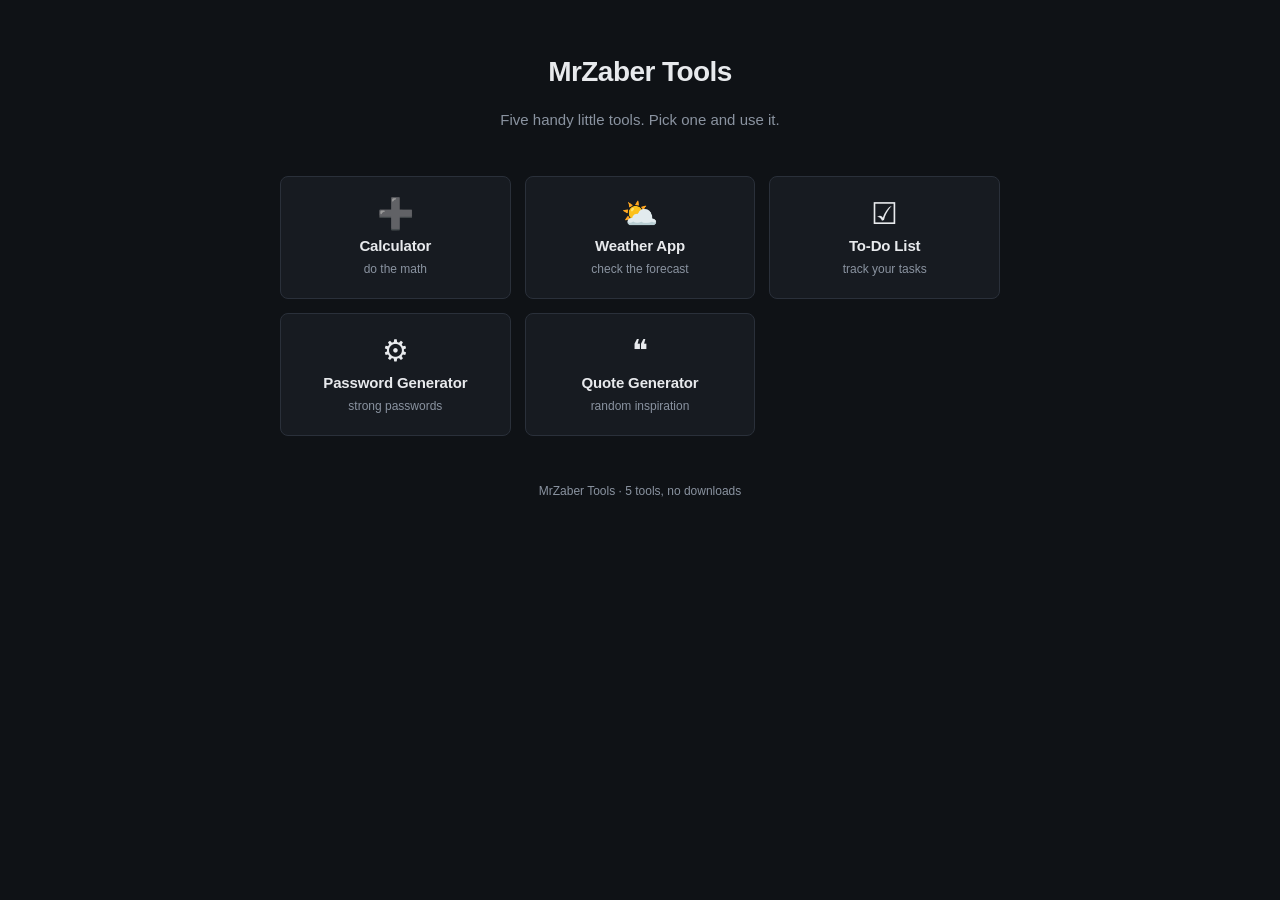
<file: index.html>
<!DOCTYPE html>
<html lang="en">
<head>
<meta charset="UTF-8">
<meta name="viewport" content="width=device-width, initial-scale=1.0">
<title>MrZaber Tools</title>
<style>
  :root{
    --bg:#0f1216;
    --surface:#171b21;
    --border:#2a303a;
    --ink:#e8eaed;
    --muted:#8a93a0;
    --accent:#5b8def;
  }
  *{box-sizing:border-box;}
  html,body{margin:0;padding:0;}
  body{
    background:var(--bg);
    color:var(--ink);
    font-family:-apple-system,BlinkMacSystemFont,"Segoe UI",Roboto,Helvetica,Arial,sans-serif;
    -webkit-font-smoothing:antialiased;
    min-height:100vh;
    padding:56px 20px 64px;
    display:flex; flex-direction:column; align-items:center;
  }
  h1{ font-size:28px; font-weight:700; letter-spacing:-0.02em; margin:0 0 6px; text-align:center; }
  .sub{ max-width:480px; text-align:center; color:var(--muted); font-size:15px; line-height:1.6; margin:14px auto 44px; }
  .cards{
    display:grid; grid-template-columns:repeat(3, 1fr); gap:14px;
    width:100%; max-width:720px;
  }
  @media (max-width:600px){ .cards{ grid-template-columns:repeat(2, 1fr);} }
  a.card{
    background:var(--surface); border:1px solid var(--border); border-radius:8px;
    padding:22px 16px; text-align:center; text-decoration:none; color:var(--ink);
    display:flex; flex-direction:column; align-items:center; gap:8px;
    transition:border-color .15s ease;
  }
  a.card:hover{ border-color:var(--accent); }
  a.card:focus-visible{ outline:2px solid var(--accent); outline-offset:2px; }
  .icon{ font-size:30px; line-height:1; }
  .name{ font-size:15px; font-weight:600; letter-spacing:-0.01em; }
  .tag{ font-size:12px; color:var(--muted); }
  footer{ margin-top:48px; font-size:12px; color:var(--muted); text-align:center; }
</style>
</head>
<body>
  <h1>MrZaber Tools</h1>
  <p class="sub">Five handy little tools. Pick one and use it.</p>
  <div class="cards">
    <a class="card" href="calculator/">
      <div class="icon">&#10133;</div>
      <div class="name">Calculator</div>
      <div class="tag">do the math</div>
    </a>
    <a class="card" href="weather-app/">
      <div class="icon">&#9925;</div>
      <div class="name">Weather App</div>
      <div class="tag">check the forecast</div>
    </a>
    <a class="card" href="todo-app/">
      <div class="icon">&#9745;</div>
      <div class="name">To-Do List</div>
      <div class="tag">track your tasks</div>
    </a>
    <a class="card" href="password-generator/">
      <div class="icon">&#9881;</div>
      <div class="name">Password Generator</div>
      <div class="tag">strong passwords</div>
    </a>
    <a class="card" href="quote-generator/">
      <div class="icon">&#10077;</div>
      <div class="name">Quote Generator</div>
      <div class="tag">random inspiration</div>
    </a>
  </div>
  <footer>MrZaber Tools &#183; 5 tools, no downloads</footer>
</body>
</html>
</file>
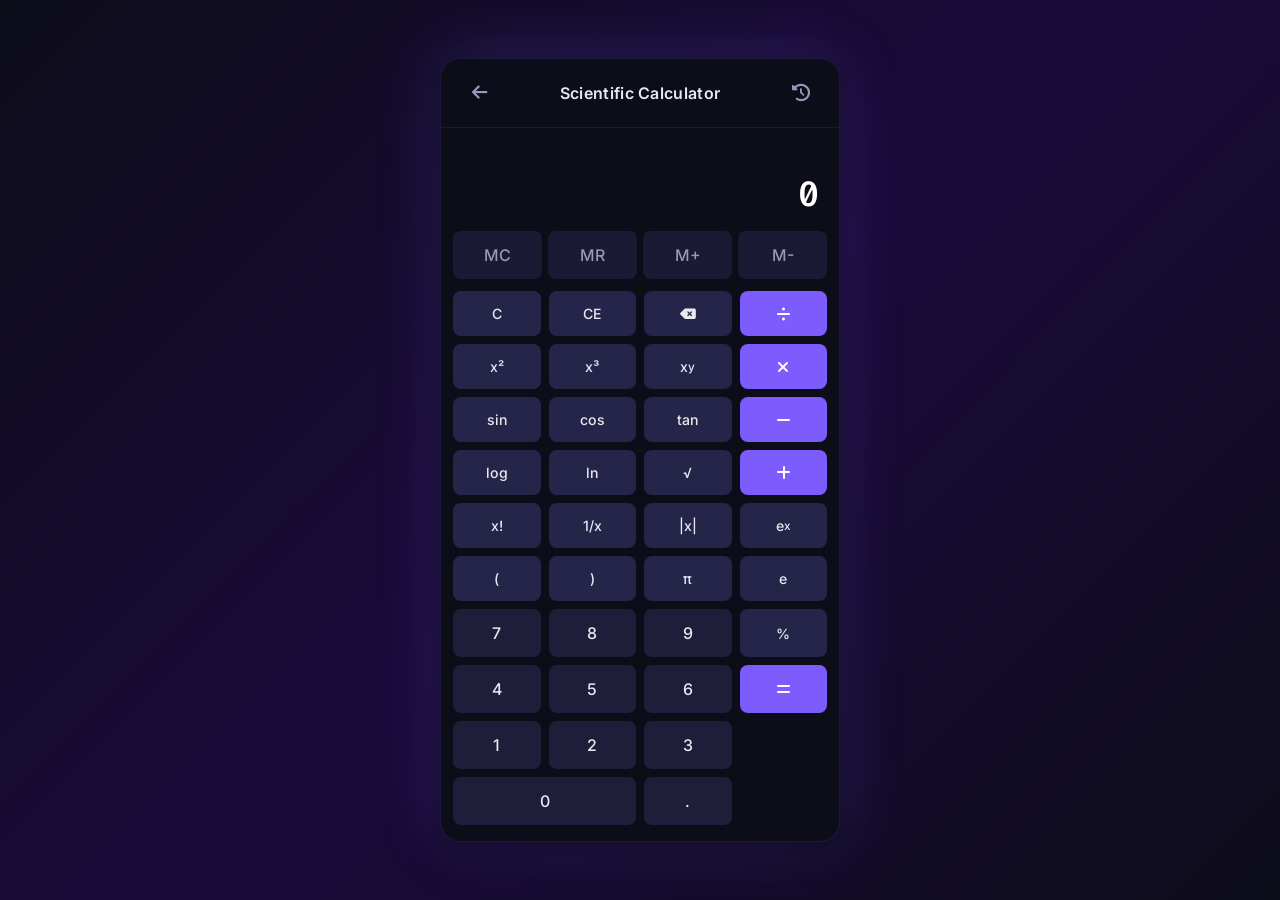
<file: calculator/index.html>
<!DOCTYPE html>
<html lang="en">
<head>
  <meta charset="UTF-8">
  <meta name="viewport" content="width=device-width, initial-scale=1.0">
  <meta name="description" content="A modern scientific calculator with keyboard support, memory functions, and calculation history.">
  <title>Scientific Calculator</title>
  <link rel="preconnect" href="https://fonts.googleapis.com">
  <link rel="preconnect" href="https://fonts.gstatic.com" crossorigin>
  <link href="https://fonts.googleapis.com/css2?family=Inter:opsz,wght@14..32,400;14..32,500;14..32,600;14..32,700&family=Fira+Code:wght@400;500&display=swap" rel="stylesheet">
  <link rel="stylesheet" href="https://cdnjs.cloudflare.com/ajax/libs/font-awesome/6.5.1/css/all.min.css">
  <link rel="stylesheet" href="style.css">
</head>
<body>
  <div class="app">
    <header class="header">
      <a href="https://ianarait.github.io/EDIT-IAN_PORTFOLIO/" class="back-btn" aria-label="Back to portfolio">
        <i class="fas fa-arrow-left"></i>
      </a>
      <h1 class="title">Scientific Calculator</h1>
      <button class="history-btn" id="historyToggle" aria-label="Toggle calculation history">
        <i class="fas fa-history"></i>
      </button>
    </header>

    <main class="calculator">
      <div class="display" id="display">
        <div class="display-expression" id="expression"></div>
        <div class="display-result" id="result">0</div>
      </div>

      <div class="memory-row">
        <button class="btn btn-memory" data-action="mc">MC</button>
        <button class="btn btn-memory" data-action="mr">MR</button>
        <button class="btn btn-memory" data-action="m-plus">M+</button>
        <button class="btn btn-memory" data-action="m-minus">M-</button>
      </div>

      <div class="buttons" id="buttons">
        <button class="btn btn-function" data-action="clear">C</button>
        <button class="btn btn-function" data-action="clear-entry">CE</button>
        <button class="btn btn-function" data-action="backspace"><i class="fas fa-delete-left"></i></button>
        <button class="btn btn-operator" data-action="divide"><i class="fas fa-divide"></i></button>

        <button class="btn btn-function" data-action="x-squared">x²</button>
        <button class="btn btn-function" data-action="x-cubed">x³</button>
        <button class="btn btn-function" data-action="pow">x<sup>y</sup></button>
        <button class="btn btn-operator" data-action="multiply"><i class="fas fa-xmark"></i></button>

        <button class="btn btn-function" data-action="sin">sin</button>
        <button class="btn btn-function" data-action="cos">cos</button>
        <button class="btn btn-function" data-action="tan">tan</button>
        <button class="btn btn-operator" data-action="subtract"><i class="fas fa-minus"></i></button>

        <button class="btn btn-function" data-action="log">log</button>
        <button class="btn btn-function" data-action="ln">ln</button>
        <button class="btn btn-function" data-action="sqrt">√</button>
        <button class="btn btn-operator" data-action="add"><i class="fas fa-plus"></i></button>

        <button class="btn btn-function" data-action="factorial">x!</button>
        <button class="btn btn-function" data-action="reciprocal">1/x</button>
        <button class="btn btn-function" data-action="abs">|x|</button>
        <button class="btn btn-function" data-action="exp">e<sup>x</sup></button>

        <button class="btn btn-function" data-action="paren-open">(</button>
        <button class="btn btn-function" data-action="paren-close">)</button>
        <button class="btn btn-function" data-action="pi">π</button>
        <button class="btn btn-function" data-action="euler">e</button>

        <button class="btn btn-number" data-value="7">7</button>
        <button class="btn btn-number" data-value="8">8</button>
        <button class="btn btn-number" data-value="9">9</button>
        <button class="btn btn-function" data-action="percent">%</button>

        <button class="btn btn-number" data-value="4">4</button>
        <button class="btn btn-number" data-value="5">5</button>
        <button class="btn btn-number" data-value="6">6</button>
        <button class="btn btn-operator" data-action="equals"><i class="fas fa-equals"></i></button>

        <button class="btn btn-number" data-value="1">1</button>
        <button class="btn btn-number" data-value="2">2</button>
        <button class="btn btn-number" data-value="3">3</button>
        <button class="btn btn-number zero" data-value="0">0</button>
        <button class="btn btn-number" data-value=".">.</button>
      </div>
    </main>

    <aside class="history-panel" id="historyPanel">
      <div class="history-header">
        <h2>History</h2>
        <button id="clearHistory" class="btn btn-small">Clear All</button>
      </div>
      <ul class="history-list" id="historyList"></ul>
    </aside>
  </div>

  <div class="overlay" id="overlay"></div>
  <i class="fas fa-grip-lines handle"></i>
  <script src="script.js" defer></script>
</body>
</html>
</file>
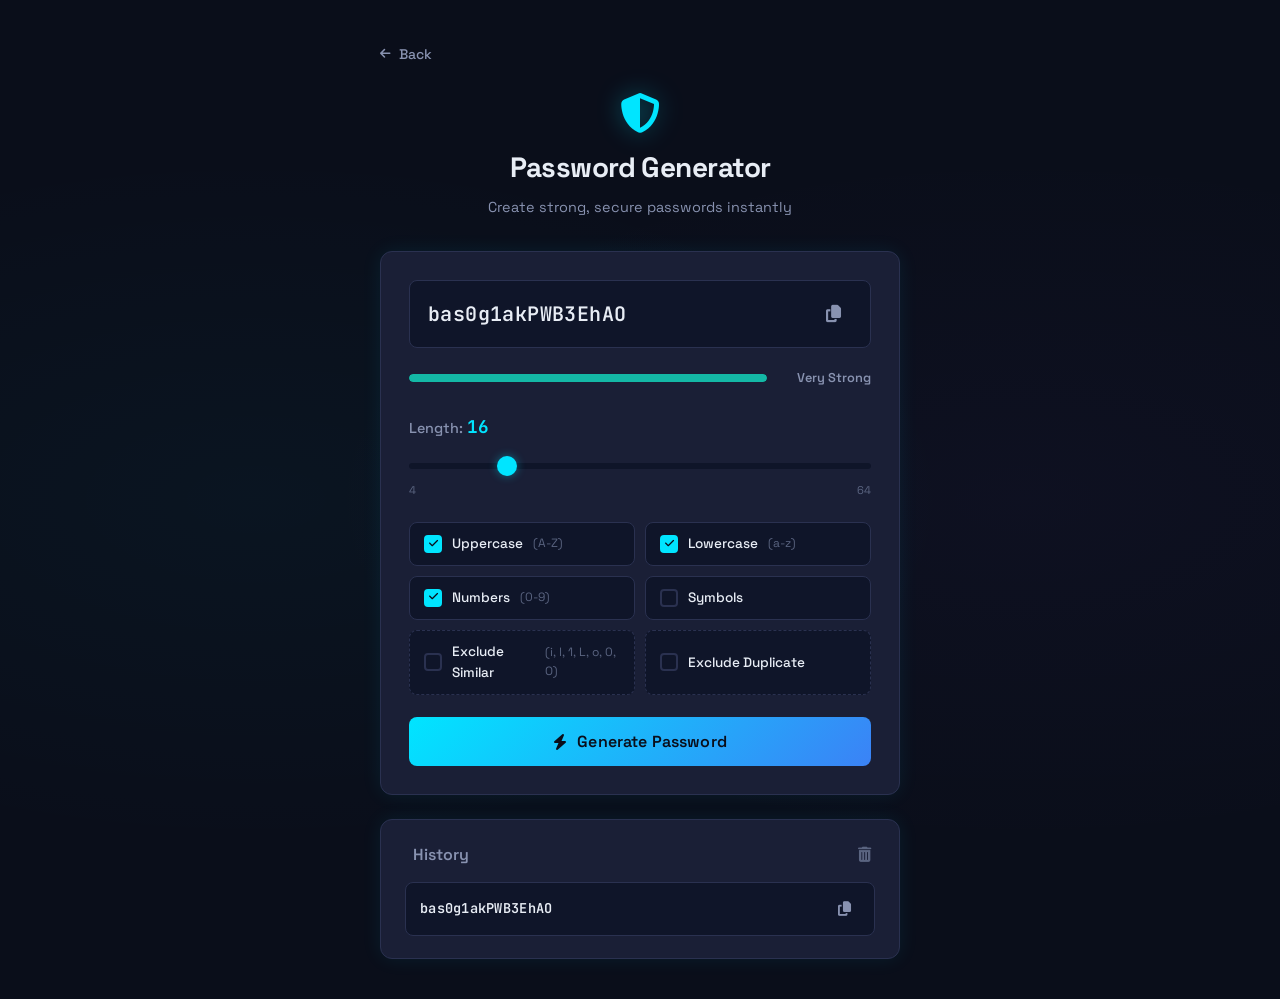
<file: password-generator/index.html>
<!DOCTYPE html>
<html lang="en">
<head>
  <meta charset="UTF-8">
  <meta name="viewport" content="width=device-width, initial-scale=1.0">
  <meta name="description" content="Secure password generator with adjustable options, strength meter, and history">
  <meta name="theme-color" content="#0a0e1a">
  <title>Password Generator</title>
  <link rel="preconnect" href="https://fonts.googleapis.com">
  <link rel="preconnect" href="https://fonts.gstatic.com" crossorigin>
  <link href="https://fonts.googleapis.com/css2?family=Space+Grotesk:wght@400;500;600;700&family=JetBrains+Mono:wght@400;600;700&display=swap" rel="stylesheet">
  <link rel="stylesheet" href="https://cdnjs.cloudflare.com/ajax/libs/font-awesome/6.5.1/css/all.min.css">
  <link rel="stylesheet" href="style.css">
</head>
<body>
  <div class="container">
    <a href="https://ianarait.github.io/EDIT-IAN_PORTFOLIO/" class="back-btn" aria-label="Back to tools">
      <i class="fas fa-arrow-left"></i> Back
    </a>

    <header>
      <i class="fas fa-shield-halved header-icon"></i>
      <h1>Password Generator</h1>
      <p class="subtitle">Create strong, secure passwords instantly</p>
    </header>

    <main class="generator-card">
      <div class="password-display-wrapper">
        <div class="password-display">
          <span id="passwordOutput" class="password-text">Click Generate</span>
          <button id="copyBtn" class="icon-btn" aria-label="Copy password" title="Copy to clipboard">
            <i class="fas fa-copy"></i>
          </button>
        </div>
      </div>

      <div class="strength-meter">
        <div class="strength-bar-bg">
          <div id="strengthBar" class="strength-bar" style="width: 0%;"></div>
        </div>
        <span id="strengthLabel" class="strength-label">—</span>
      </div>

      <div class="controls">
        <div class="slider-group">
          <div class="slider-header">
            <label for="lengthSlider">Length: <span id="lengthValue" class="length-num">16</span></label>
          </div>
          <input type="range" id="lengthSlider" min="4" max="64" value="16" class="slider">
          <div class="slider-range">
            <span>4</span>
            <span>64</span>
          </div>
        </div>

        <div class="options-grid">
          <label class="checkbox-label primary">
            <input type="checkbox" id="chkUpper" checked>
            <span class="checkmark"></span>
            Uppercase <span class="opt-hint">(A-Z)</span>
          </label>

          <label class="checkbox-label primary">
            <input type="checkbox" id="chkLower" checked>
            <span class="checkmark"></span>
            Lowercase <span class="opt-hint">(a-z)</span>
          </label>

          <label class="checkbox-label primary">
            <input type="checkbox" id="chkNumbers" checked>
            <span class="checkmark"></span>
            Numbers <span class="opt-hint">(0-9)</span>
          </label>

          <label class="checkbox-label primary">
            <input type="checkbox" id="chkSymbols">
            <span class="checkmark"></span>
            Symbols
          </label>

          <label class="checkbox-label secondary">
            <input type="checkbox" id="chkExcludeSimilar">
            <span class="checkmark"></span>
            Exclude Similar <span class="opt-hint">(i, l, 1, L, o, 0, O)</span>
          </label>

          <label class="checkbox-label secondary">
            <input type="checkbox" id="chkExcludeDuplicate">
            <span class="checkmark"></span>
            Exclude Duplicate
          </label>
        </div>

        <button id="generateBtn" class="generate-btn">
          <i class="fas fa-bolt"></i> Generate Password
        </button>
      </div>
    </main>

    <section class="history-section" aria-label="Password history">
      <div class="history-header">
        <h2><i class="fas fa-clock-rotate"></i> History</h2>
        <button id="clearHistoryBtn" class="clear-btn" title="Clear history">
          <i class="fas fa-trash-can"></i>
        </button>
      </div>
      <ul id="historyList" class="history-list">
        <li class="history-empty">No passwords generated yet</li>
      </ul>
    </section>
  </div>

  <div id="toast" class="toast" role="alert" aria-live="polite">
    <i class="fas fa-check-circle"></i>
    <span id="toastMessage">Copied to clipboard!</span>
  </div>

  <script src="script.js" defer></script>
</body>
</html>
</file>
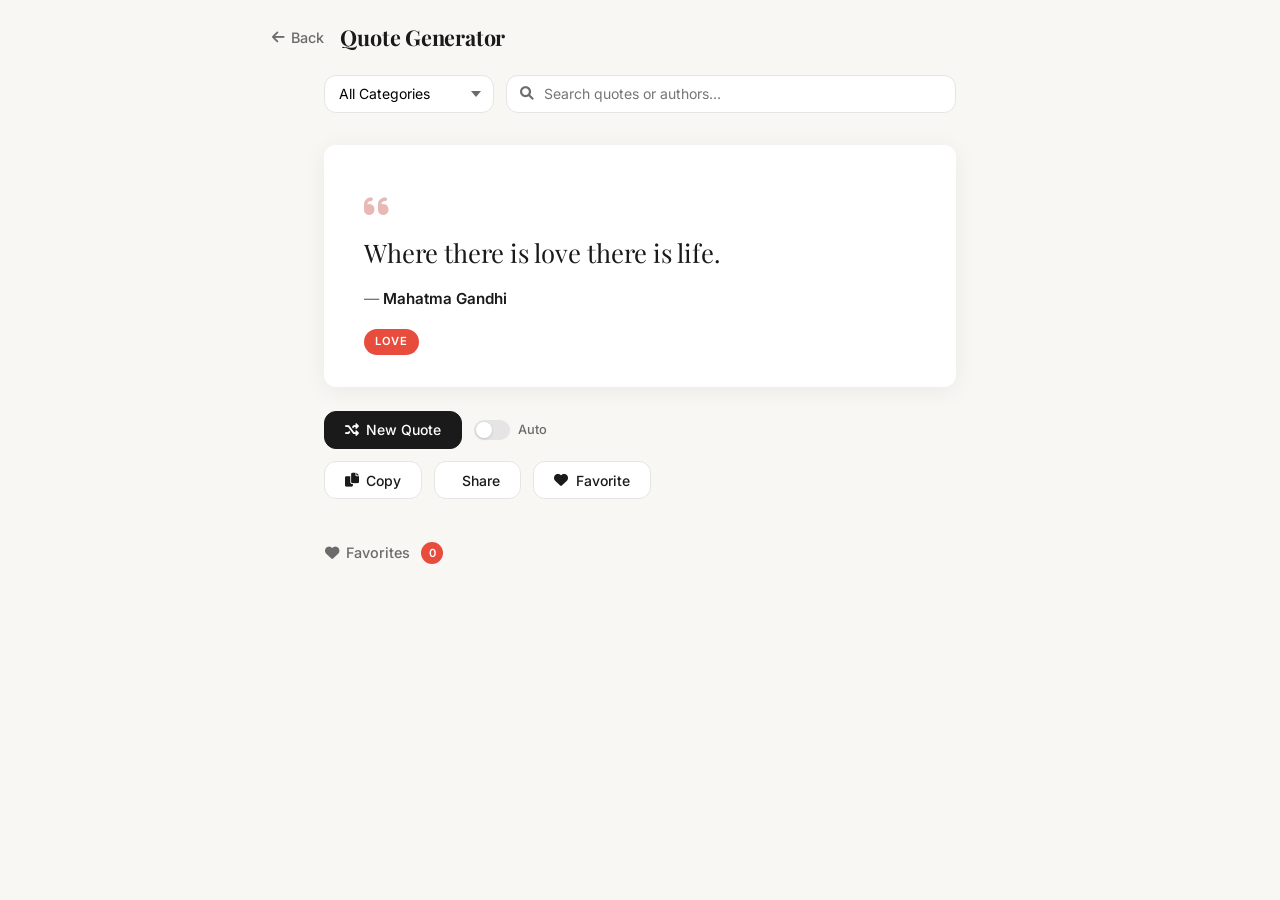
<file: quote-generator/index.html>
<!DOCTYPE html>
<html lang="en">
<head>
  <meta charset="UTF-8">
  <meta name="viewport" content="width=device-width, initial-scale=1.0">
  <meta name="description" content="Random Quote Generator – Browse, search, and save your favorite quotes across multiple categories.">
  <title>Random Quote Generator</title>

  <!-- Google Fonts -->
  <link rel="preconnect" href="https://fonts.googleapis.com">
  <link rel="preconnect" href="https://fonts.gstatic.com" crossorigin>
  <link href="https://fonts.googleapis.com/css2?family=Playfair+Display:ital,wght@0,400;0,700;1,400&family=Inter:wght@400;500;600&display=swap" rel="stylesheet">

  <!-- Font Awesome 6 (free) -->
  <link rel="stylesheet" href="https://cdnjs.cloudflare.com/ajax/libs/font-awesome/6.0.0-beta3/css/all.min.css">

  <link rel="stylesheet" href="style.css">
</head>
<body>

  <!-- Navigation -->
  <nav class="nav-bar">
    <a href="https://ianarait.github.io/EDIT-IAN_PORTFOLIO/" class="back-link" aria-label="Back to portfolio">
      <i class="fas fa-arrow-left"></i> Back
    </a>
    <h1 class="site-title">Quote Generator</h1>
  </nav>

  <!-- Main Container -->
  <main class="container">

    <!-- Controls Row -->
    <section class="controls" aria-label="Quote controls">
      <div class="controls-row">
        <select id="categoryFilter" class="select-input" aria-label="Filter by category">
          <option value="all">All Categories</option>
          <option value="Inspiration">Inspiration</option>
          <option value="Wisdom">Wisdom</option>
          <option value="Life">Life</option>
          <option value="Success">Success</option>
          <option value="Love">Love</option>
          <option value="Humor">Humor</option>
          <option value="Creativity">Creativity</option>
          <option value="Motivation">Motivation</option>
        </select>

        <div class="search-wrapper">
          <i class="fas fa-search search-icon"></i>
          <input type="text" id="searchInput" class="search-input" placeholder="Search quotes or authors…" aria-label="Search quotes">
        </div>
      </div>
    </section>

    <!-- Quote Card -->
    <article class="quote-card" aria-label="Current quote">
      <div class="quote-mark"><i class="fas fa-quote-left"></i></div>
      <blockquote id="quoteText" class="quote-text">Click "New Quote" to begin</blockquote>
      <p id="quoteAuthor" class="quote-author">— <span>Unknown</span></p>
      <span id="quoteCategory" class="category-badge">Inspiration</span>
    </article>

    <!-- Primary Buttons -->
    <div class="action-row">
      <button id="newQuoteBtn" class="btn btn-primary">
        <i class="fas fa-shuffle"></i> New Quote
      </button>

      <label class="auto-toggle" title="Auto-rotate every 10 seconds">
        <input type="checkbox" id="autoRotateCheck">
        <span class="toggle-track"><span class="toggle-knob"></span></span>
        <span class="toggle-label">Auto</span>
      </label>
    </div>

    <!-- Utility Buttons -->
    <div class="utility-row">
      <button id="copyBtn" class="btn btn-outline" aria-label="Copy quote to clipboard">
        <i class="fas fa-copy"></i> Copy
      </button>
      <button id="shareBtn" class="btn btn-outline" aria-label="Share quote on X / Twitter">
        <i class="fab fa-x-twitter"></i> Share
      </button>
      <button id="favBtn" class="btn btn-outline btn-fav" aria-label="Toggle favorite">
        <i class="fas fa-heart"></i> <span id="favLabel">Favorite</span>
      </button>
    </div>

    <!-- Toast Notification -->
    <div id="toast" class="toast" role="status" aria-live="polite"></div>

    <!-- Favorites Section -->
    <section id="favoritesSection" class="favorites-section" aria-label="Favorite quotes">
      <button id="toggleFavoritesBtn" class="btn btn-ghost toggle-favs-btn">
        <i class="fas fa-heart"></i> Favorites <span id="favCount" class="fav-count">0</span>
      </button>

      <div id="favoritesList" class="favorites-list hidden">
        <p class="empty-favs">No favorites yet. Click the heart to save a quote.</p>
      </div>
    </section>
  </main>

  <script src="script.js" defer></script>
</body>
</html>
</file>
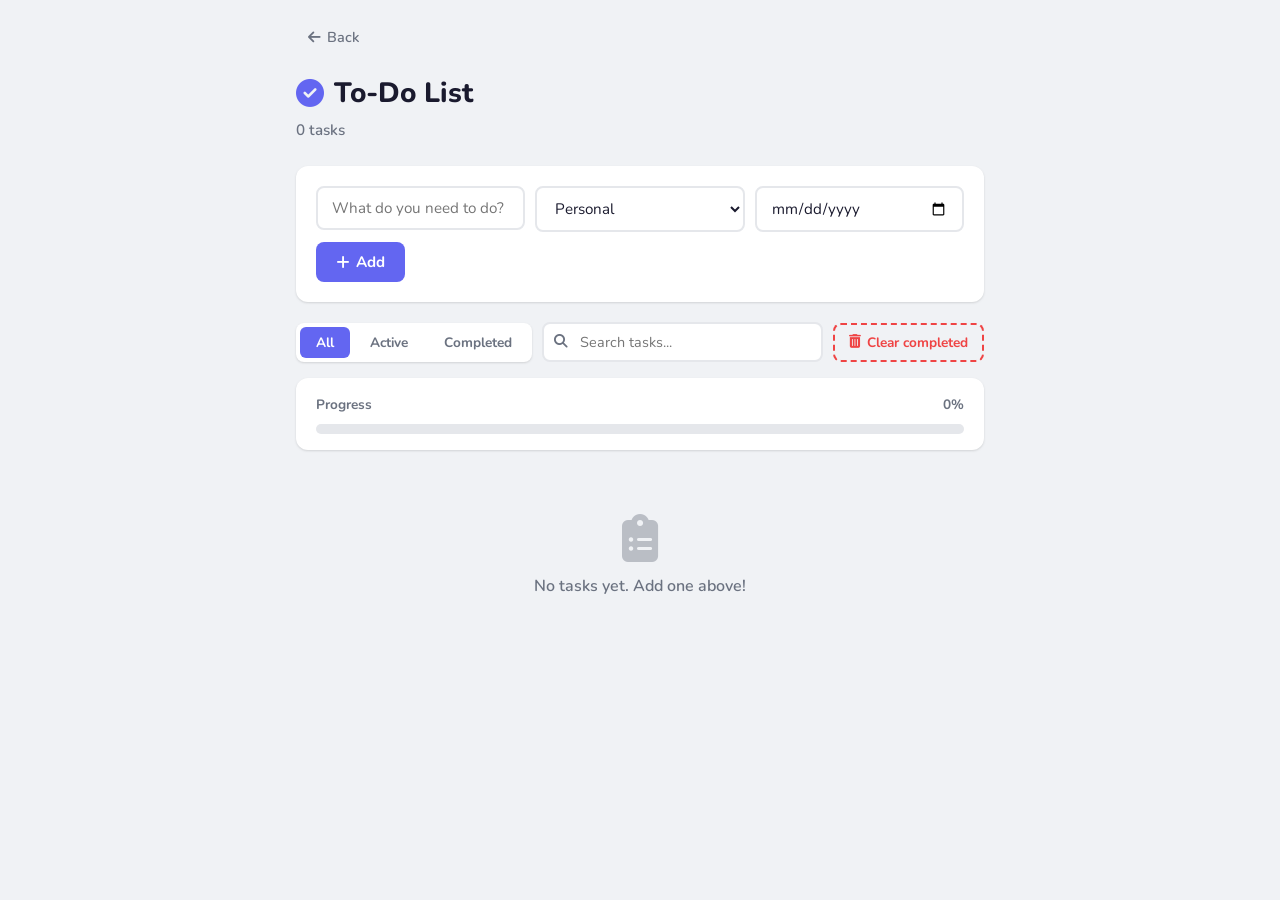
<file: todo-app/index.html>
<!DOCTYPE html>
<html lang="en">
<head>
  <meta charset="UTF-8">
  <meta name="viewport" content="width=device-width, initial-scale=1.0">
  <meta name="description" content="A full-featured To-Do List application with drag and drop, categories, due dates, and progress tracking.">
  <title>To-Do List</title>
  <link rel="preconnect" href="https://fonts.googleapis.com">
  <link rel="preconnect" href="https://fonts.gstatic.com" crossorigin>
  <link href="https://fonts.googleapis.com/css2?family=Nunito:wght@400;500;600;700;800&display=swap" rel="stylesheet">
  <link rel="stylesheet" href="https://cdnjs.cloudflare.com/ajax/libs/font-awesome/6.5.1/css/all.min.css" integrity="sha512-DTOQO9RWCH3ppGqcWaEA1BIZOC6xxalwEsw9c2QQeAIftl+Vegovlnee1c9QX4TctnWMn13TZye+giMm8e2LwA==" crossorigin="anonymous" referrerpolicy="no-referrer">
  <link rel="stylesheet" href="style.css">
</head>
<body>
  <div class="container">
    <nav class="top-nav">
      <a href="https://ianarait.github.io/EDIT-IAN_PORTFOLIO/" class="back-btn" aria-label="Back to portfolio">
        <i class="fas fa-arrow-left"></i> Back
      </a>
    </nav>

    <header class="app-header">
      <div class="header-left">
        <h1><i class="fas fa-check-circle"></i> To-Do List</h1>
        <p class="task-count"><span id="taskCounter">0</span> tasks</p>
      </div>
    </header>

    <section class="add-task-section" aria-label="Add new task">
      <form id="taskForm" class="task-form">
        <div class="form-row">
          <div class="input-group">
            <input type="text" id="taskInput" placeholder="What do you need to do?" required autocomplete="off">
          </div>
          <div class="input-group">
            <select id="categorySelect">
              <option value="Personal">Personal</option>
              <option value="Work">Work</option>
              <option value="Shopping">Shopping</option>
              <option value="Health">Health</option>
            </select>
          </div>
          <div class="input-group">
            <input type="date" id="dueDateInput">
          </div>
          <button type="submit" id="addBtn" class="btn btn-add">
            <i class="fas fa-plus"></i> Add
          </button>
        </div>
      </form>
    </section>

    <section class="controls-section" aria-label="Task controls">
      <div class="filter-tabs">
        <button class="filter-btn active" data-filter="all">All</button>
        <button class="filter-btn" data-filter="active">Active</button>
        <button class="filter-btn" data-filter="completed">Completed</button>
      </div>
      <div class="search-wrapper">
        <i class="fas fa-search search-icon"></i>
        <input type="text" id="searchInput" placeholder="Search tasks..." autocomplete="off">
      </div>
      <button id="clearCompletedBtn" class="btn btn-clear" title="Clear completed tasks">
        <i class="fas fa-trash-alt"></i> Clear completed
      </button>
    </section>

    <section class="progress-section" aria-label="Progress">
      <div class="progress-header">
        <span>Progress</span>
        <span id="progressPercent">0%</span>
      </div>
      <div class="progress-bar">
        <div id="progressFill" class="progress-fill" style="width: 0%;"></div>
      </div>
    </section>

    <section class="task-list-section" aria-label="Task list">
      <ul id="taskList" class="task-list"></ul>
      <div id="emptyState" class="empty-state">
        <i class="fas fa-clipboard-list empty-icon"></i>
        <p>No tasks yet. Add one above!</p>
      </div>
    </section>
  </div>

  <script defer src="script.js"></script>
</body>
</html>
</file>
<file: calculator/style.css>
*,
*::before,
*::after {
  margin: 0;
  padding: 0;
  box-sizing: border-box;
}

:root {
  --bg-primary: #0d0d1a;
  --bg-secondary: #16162a;
  --bg-tertiary: #1e1e3a;
  --text-primary: #e8e8f0;
  --text-secondary: #9898b8;
  --text-accent: #ffffff;
  --accent: #7c5cfc;
  --accent-hover: #6a4ae8;
  --accent-glow: rgba(124, 92, 252, 0.3);
  --success: #4ade80;
  --error: #f87171;
  --btn-number: #1e1e3a;
  --btn-number-hover: #2a2a4e;
  --btn-operator: #7c5cfc;
  --btn-operator-hover: #6a4ae8;
  --btn-function: #25254a;
  --btn-function-hover: #323262;
  --btn-memory: #1a1a35;
  --btn-memory-hover: #25254a;
  --shadow: 0 8px 32px rgba(0, 0, 0, 0.5);
  --radius: 12px;
  --radius-sm: 8px;
  --transition: 0.2s ease;
}

html {
  font-size: 16px;
  -webkit-text-size-adjust: 100%;
}

body {
  font-family: 'Inter', -apple-system, BlinkMacSystemFont, sans-serif;
  background: linear-gradient(135deg, #0d0d1a 0%, #1a0a3a 50%, #0d0d1a 100%);
  min-height: 100vh;
  display: flex;
  align-items: center;
  justify-content: center;
  color: var(--text-primary);
  padding: 16px;
}

.app {
  position: relative;
  width: 100%;
  max-width: 400px;
  background: var(--bg-primary);
  border-radius: 20px;
  box-shadow: var(--shadow), 0 0 60px var(--accent-glow);
  overflow: hidden;
  border: 1px solid rgba(124, 92, 252, 0.15);
}

/* Header */
.header {
  display: flex;
  align-items: center;
  justify-content: space-between;
  padding: 16px 20px;
  border-bottom: 1px solid rgba(255, 255, 255, 0.06);
}

.back-btn {
  color: var(--text-secondary);
  font-size: 1.1rem;
  text-decoration: none;
  width: 36px;
  height: 36px;
  display: flex;
  align-items: center;
  justify-content: center;
  border-radius: 50%;
  transition: background var(--transition), color var(--transition);
}

.back-btn:hover {
  background: var(--btn-function-hover);
  color: var(--text-primary);
}

.title {
  font-size: 1rem;
  font-weight: 600;
  letter-spacing: 0.02em;
}

.history-btn {
  background: none;
  border: none;
  color: var(--text-secondary);
  font-size: 1.1rem;
  width: 36px;
  height: 36px;
  border-radius: 50%;
  cursor: pointer;
  display: flex;
  align-items: center;
  justify-content: center;
  transition: background var(--transition), color var(--transition);
}

.history-btn:hover {
  background: var(--btn-function-hover);
  color: var(--text-primary);
}

/* Display */
.display {
  padding: 20px 20px 16px;
  min-height: 100px;
  display: flex;
  flex-direction: column;
  justify-content: flex-end;
  word-break: break-all;
}

.display-expression {
  font-family: 'Fira Code', monospace;
  font-size: 0.95rem;
  color: var(--text-secondary);
  min-height: 1.4em;
  text-align: right;
  line-height: 1.4;
}

.display-result {
  font-family: 'Fira Code', monospace;
  font-size: 2.2rem;
  font-weight: 600;
  color: var(--text-accent);
  text-align: right;
  line-height: 1.2;
  margin-top: 4px;
  transition: font-size var(--transition);
}

.display-result.small {
  font-size: 1.5rem;
}

/* Memory row */
.memory-row {
  display: grid;
  grid-template-columns: repeat(4, 1fr);
  gap: 6px;
  padding: 0 12px 8px;
}

.btn-memory {
  background: var(--btn-memory);
  color: var(--text-secondary);
  font-size: 0.72rem;
  font-weight: 600;
  padding: 6px 0;
  border-radius: var(--radius-sm);
  border: 1px solid rgba(255, 255, 255, 0.05);
  cursor: pointer;
  transition: background var(--transition), color var(--transition);
}

.btn-memory:hover {
  background: var(--btn-memory-hover);
  color: var(--text-primary);
}

.btn-memory:active {
  transform: scale(0.96);
}

/* Buttons grid */
.buttons {
  display: grid;
  grid-template-columns: repeat(4, 1fr);
  gap: 8px;
  padding: 4px 12px 16px;
}

.btn {
  font-family: 'Inter', sans-serif;
  border: none;
  border-radius: var(--radius-sm);
  font-size: 1rem;
  font-weight: 500;
  cursor: pointer;
  padding: 14px 0;
  display: flex;
  align-items: center;
  justify-content: center;
  transition: background var(--transition), transform 0.1s ease, box-shadow var(--transition);
  user-select: none;
  -webkit-user-select: none;
  position: relative;
  overflow: hidden;
}

.btn:active {
  transform: scale(0.94);
}

.btn-number {
  background: var(--btn-number);
  color: var(--text-primary);
}

.btn-number:hover {
  background: var(--btn-number-hover);
}

.btn-operator {
  background: var(--btn-operator);
  color: var(--text-accent);
  font-weight: 600;
}

.btn-operator:hover {
  background: var(--btn-operator-hover);
  box-shadow: 0 0 16px var(--accent-glow);
}

.btn-function {
  background: var(--btn-function);
  color: var(--text-primary);
  font-size: 0.88rem;
}

.btn-function:hover {
  background: var(--btn-function-hover);
}

.btn.zero {
  grid-column: span 2;
}

/* History panel */
.history-panel {
  position: absolute;
  top: 0;
  right: -100%;
  width: 100%;
  height: 100%;
  background: var(--bg-secondary);
  z-index: 20;
  transition: right 0.3s cubic-bezier(0.4, 0, 0.2, 1);
  display: flex;
  flex-direction: column;
  border-left: 1px solid rgba(124, 92, 252, 0.15);
}

.history-panel.open {
  right: 0;
}

.history-header {
  display: flex;
  align-items: center;
  justify-content: space-between;
  padding: 18px 20px;
  border-bottom: 1px solid rgba(255, 255, 255, 0.06);
}

.history-header h2 {
  font-size: 1.05rem;
  font-weight: 600;
}

.btn-small {
  background: var(--btn-function);
  color: var(--text-secondary);
  border: none;
  padding: 6px 14px;
  border-radius: var(--radius-sm);
  font-size: 0.8rem;
  font-weight: 500;
  cursor: pointer;
  transition: background var(--transition), color var(--transition);
}

.btn-small:hover {
  background: var(--btn-function-hover);
  color: var(--text-primary);
}

.history-list {
  list-style: none;
  padding: 12px 20px;
  overflow-y: auto;
  flex: 1;
}

.history-list li {
  padding: 10px 0;
  border-bottom: 1px solid rgba(255, 255, 255, 0.04);
  font-size: 0.88rem;
}

.history-list li:last-child {
  border-bottom: none;
}

.history-expr {
  color: var(--text-secondary);
  font-family: 'Fira Code', monospace;
  font-size: 0.78rem;
}

.history-result {
  color: var(--text-accent);
  font-family: 'Fira Code', monospace;
  font-size: 1rem;
  font-weight: 500;
  margin-top: 2px;
}

.history-empty {
  color: var(--text-secondary);
  text-align: center;
  padding: 40px 0;
  font-size: 0.9rem;
}

/* Overlay */
.overlay {
  position: fixed;
  inset: 0;
  background: rgba(0, 0, 0, 0.5);
  z-index: 15;
  opacity: 0;
  pointer-events: none;
  transition: opacity 0.3s ease;
}

.overlay.active {
  opacity: 1;
  pointer-events: auto;
}

/* Handle for history panel (mobile) */
.handle {
  position: absolute;
  bottom: -30px;
  left: 50%;
  transform: translateX(-50%);
  color: var(--text-secondary);
  font-size: 1.2rem;
  display: none;
}

/* Responsive */
@media (max-width: 440px) {
  body {
    padding: 8px;
  }

  .app {
    max-width: 100%;
    border-radius: 16px;
  }

  .buttons {
    gap: 6px;
    padding: 4px 8px 12px;
  }

  .btn {
    padding: 12px 0;
    font-size: 0.92rem;
  }

  .display {
    padding: 16px 16px 12px;
    min-height: 80px;
  }

  .display-result {
    font-size: 1.8rem;
  }

  .display-expression {
    font-size: 0.85rem;
  }
}

@media (max-width: 360px) {
  .btn {
    padding: 10px 0;
    font-size: 0.82rem;
  }

  .btn-function {
    font-size: 0.78rem;
  }

  .display-result {
    font-size: 1.5rem;
  }

  .memory-row {
    gap: 4px;
    padding: 0 6px 6px;
  }
}

/* Scrollbar */
.history-list::-webkit-scrollbar {
  width: 4px;
}

.history-list::-webkit-scrollbar-track {
  background: transparent;
}

.history-list::-webkit-scrollbar-thumb {
  background: var(--btn-function-hover);
  border-radius: 2px;
}
</file>
<file: password-generator/style.css>
/*
 * Password Generator - Dark Cyber/Security Theme
 */

/* ── Reset & Base ── */
*, *::before, *::after {
  margin: 0;
  padding: 0;
  box-sizing: border-box;
}

:root {
  --bg-primary: #0a0e1a;
  --bg-secondary: #111827;
  --bg-card: #1a1f36;
  --bg-input: #0f1529;
  --border-color: #2a3150;
  --text-primary: #e8edf5;
  --text-secondary: #8892b0;
  --text-muted: #5a6480;
  --accent-cyan: #00e5ff;
  --accent-blue: #3b82f6;
  --accent-purple: #8b5cf6;
  --danger: #ef4444;
  --warning: #f59e0b;
  --success: #10b981;
  --font-display: 'Space Grotesk', -apple-system, BlinkMacSystemFont, sans-serif;
  --font-mono: 'JetBrains Mono', 'Fira Code', monospace;
  --radius: 12px;
  --radius-sm: 8px;
  --shadow-glow: 0 0 20px rgba(0, 229, 255, 0.08);
  --transition: 0.25s cubic-bezier(0.4, 0, 0.2, 1);
}

html {
  font-size: 16px;
  scroll-behavior: smooth;
}

body {
  font-family: var(--font-display);
  background: var(--bg-primary);
  color: var(--text-primary);
  min-height: 100vh;
  display: flex;
  justify-content: center;
  padding: 40px 20px;
  line-height: 1.6;
  background-image:
    radial-gradient(ellipse at 20% 50%, rgba(0, 229, 255, 0.03) 0%, transparent 50%),
    radial-gradient(ellipse at 80% 50%, rgba(139, 92, 246, 0.03) 0%, transparent 50%);
}

/* ── Container ── */
.container {
  width: 100%;
  max-width: 520px;
}

/* ── Back Button ── */
.back-btn {
  display: inline-flex;
  align-items: center;
  gap: 8px;
  color: var(--text-secondary);
  text-decoration: none;
  font-size: 0.875rem;
  font-weight: 500;
  margin-bottom: 28px;
  transition: color var(--transition);
}

.back-btn:hover {
  color: var(--accent-cyan);
}

.back-btn i {
  font-size: 0.75rem;
}

/* ── Header ── */
header {
  text-align: center;
  margin-bottom: 32px;
}

.header-icon {
  font-size: 2.5rem;
  color: var(--accent-cyan);
  margin-bottom: 12px;
  filter: drop-shadow(0 0 12px rgba(0, 229, 255, 0.3));
}

header h1 {
  font-size: 1.75rem;
  font-weight: 700;
  letter-spacing: -0.02em;
  margin-bottom: 6px;
}

.subtitle {
  color: var(--text-secondary);
  font-size: 0.9rem;
}

/* ── Generator Card ── */
.generator-card {
  background: var(--bg-card);
  border: 1px solid var(--border-color);
  border-radius: var(--radius);
  padding: 28px;
  box-shadow: var(--shadow-glow);
  margin-bottom: 24px;
}

/* ── Password Display ── */
.password-display-wrapper {
  margin-bottom: 20px;
}

.password-display {
  display: flex;
  align-items: center;
  gap: 12px;
  background: var(--bg-input);
  border: 1px solid var(--border-color);
  border-radius: var(--radius-sm);
  padding: 14px 18px;
  min-height: 58px;
  transition: border-color var(--transition);
}

.password-display:focus-within {
  border-color: var(--accent-cyan);
}

.password-text {
  flex: 1;
  font-family: var(--font-mono);
  font-size: 1.25rem;
  font-weight: 600;
  letter-spacing: 0.02em;
  color: var(--text-primary);
  word-break: break-all;
  white-space: pre-wrap;
  min-height: 1.5em;
  user-select: all;
}

.icon-btn {
  display: flex;
  align-items: center;
  justify-content: center;
  width: 38px;
  height: 38px;
  border: none;
  border-radius: var(--radius-sm);
  background: transparent;
  color: var(--text-secondary);
  font-size: 1.1rem;
  cursor: pointer;
  transition: all var(--transition);
  flex-shrink: 0;
}

.icon-btn:hover {
  background: rgba(0, 229, 255, 0.1);
  color: var(--accent-cyan);
}

.icon-btn.copied {
  color: var(--success);
  background: rgba(16, 185, 129, 0.1);
}

/* ── Strength Meter ── */
.strength-meter {
  display: flex;
  align-items: center;
  gap: 14px;
  margin-bottom: 24px;
}

.strength-bar-bg {
  flex: 1;
  height: 8px;
  background: var(--bg-input);
  border-radius: 99px;
  overflow: hidden;
}

.strength-bar {
  height: 100%;
  border-radius: 99px;
  transition: width 0.4s ease, background 0.4s ease;
  width: 0%;
}

/* strength colors set via JS */

.strength-label {
  font-size: 0.8rem;
  font-weight: 600;
  white-space: nowrap;
  min-width: 90px;
  text-align: right;
  color: var(--text-secondary);
}

/* ── Slider ── */
.slider-group {
  margin-bottom: 22px;
}

.slider-header {
  display: flex;
  justify-content: space-between;
  align-items: center;
  margin-bottom: 10px;
}

.slider-header label {
  font-size: 0.9rem;
  font-weight: 500;
  color: var(--text-secondary);
}

.length-num {
  font-family: var(--font-mono);
  font-weight: 700;
  color: var(--accent-cyan);
  font-size: 1.1rem;
}

.slider {
  -webkit-appearance: none;
  appearance: none;
  width: 100%;
  height: 6px;
  background: var(--bg-input);
  border-radius: 99px;
  outline: none;
  cursor: pointer;
  transition: background var(--transition);
}

.slider::-webkit-slider-thumb {
  -webkit-appearance: none;
  appearance: none;
  width: 20px;
  height: 20px;
  border-radius: 50%;
  background: var(--accent-cyan);
  cursor: pointer;
  box-shadow: 0 0 10px rgba(0, 229, 255, 0.4);
  transition: box-shadow var(--transition);
}

.slider::-webkit-slider-thumb:hover {
  box-shadow: 0 0 20px rgba(0, 229, 255, 0.6);
}

.slider::-moz-range-thumb {
  width: 20px;
  height: 20px;
  border-radius: 50%;
  background: var(--accent-cyan);
  cursor: pointer;
  border: none;
  box-shadow: 0 0 10px rgba(0, 229, 255, 0.4);
}

.slider-range {
  display: flex;
  justify-content: space-between;
  font-size: 0.7rem;
  color: var(--text-muted);
  margin-top: 6px;
}

/* ── Options Grid ── */
.options-grid {
  display: grid;
  grid-template-columns: 1fr 1fr;
  gap: 10px;
  margin-bottom: 22px;
}

.checkbox-label {
  display: flex;
  align-items: center;
  gap: 10px;
  padding: 10px 14px;
  background: var(--bg-input);
  border: 1px solid var(--border-color);
  border-radius: var(--radius-sm);
  cursor: pointer;
  font-size: 0.85rem;
  font-weight: 500;
  transition: all var(--transition);
  user-select: none;
}

.checkbox-label:hover {
  border-color: var(--accent-cyan);
}

.checkbox-label input[type="checkbox"] {
  display: none;
}

.checkmark {
  display: inline-flex;
  align-items: center;
  justify-content: center;
  width: 18px;
  height: 18px;
  border: 2px solid var(--border-color);
  border-radius: 4px;
  transition: all var(--transition);
  flex-shrink: 0;
  position: relative;
}

.checkbox-label input:checked + .checkmark {
  background: var(--accent-cyan);
  border-color: var(--accent-cyan);
}

.checkbox-label input:checked + .checkmark::after {
  content: '\f00c';
  font-family: 'Font Awesome 6 Free';
  font-weight: 900;
  font-size: 0.65rem;
  color: var(--bg-primary);
}

.checkbox-label.primary {
  grid-column: span 1;
}

.checkbox-label.secondary {
  grid-column: span 1;
  border-style: dashed;
}

.opt-hint {
  color: var(--text-muted);
  font-weight: 400;
  font-size: 0.75rem;
}

/* ── Generate Button ── */
.generate-btn {
  width: 100%;
  display: flex;
  align-items: center;
  justify-content: center;
  gap: 10px;
  padding: 14px 24px;
  background: linear-gradient(135deg, var(--accent-cyan), var(--accent-blue));
  color: var(--bg-primary);
  border: none;
  border-radius: var(--radius-sm);
  font-family: var(--font-display);
  font-size: 1rem;
  font-weight: 600;
  cursor: pointer;
  transition: all var(--transition);
  letter-spacing: 0.01em;
}

.generate-btn:hover {
  transform: translateY(-2px);
  box-shadow: 0 6px 25px rgba(0, 229, 255, 0.3);
}

.generate-btn:active {
  transform: translateY(0);
}

.generate-btn i {
  font-size: 1rem;
}

/* ── History Section ── */
.history-section {
  background: var(--bg-card);
  border: 1px solid var(--border-color);
  border-radius: var(--radius);
  padding: 22px 24px;
  box-shadow: var(--shadow-glow);
}

.history-header {
  display: flex;
  justify-content: space-between;
  align-items: center;
  margin-bottom: 14px;
}

.history-header h2 {
  font-size: 1rem;
  font-weight: 600;
  display: flex;
  align-items: center;
  gap: 8px;
  color: var(--text-secondary);
}

.history-header h2 i {
  font-size: 0.9rem;
}

.clear-btn {
  background: none;
  border: none;
  color: var(--text-muted);
  cursor: pointer;
  font-size: 0.95rem;
  transition: color var(--transition);
  padding: 4px;
}

.clear-btn:hover {
  color: var(--danger);
}

.history-list {
  list-style: none;
  display: flex;
  flex-direction: column;
  gap: 8px;
  max-height: 320px;
  overflow-y: auto;
}

.history-list::-webkit-scrollbar {
  width: 4px;
}

.history-list::-webkit-scrollbar-track {
  background: transparent;
}

.history-list::-webkit-scrollbar-thumb {
  background: var(--border-color);
  border-radius: 99px;
}

.history-item {
  display: flex;
  align-items: center;
  gap: 10px;
  padding: 10px 14px;
  background: var(--bg-input);
  border: 1px solid var(--border-color);
  border-radius: var(--radius-sm);
  animation: fadeIn 0.3s ease;
}

.history-item .password-text {
  font-family: var(--font-mono);
  font-size: 0.85rem;
  flex: 1;
  word-break: break-all;
  white-space: pre-wrap;
  min-width: 0;
  user-select: all;
}

.history-item .icon-btn {
  width: 32px;
  height: 32px;
  font-size: 0.9rem;
}

.history-empty {
  text-align: center;
  color: var(--text-muted);
  font-size: 0.85rem;
  padding: 20px 0;
}

/* ── Toast ── */
.toast {
  position: fixed;
  bottom: 30px;
  left: 50%;
  transform: translateX(-50%) translateY(80px);
  display: flex;
  align-items: center;
  gap: 10px;
  padding: 12px 24px;
  background: var(--bg-card);
  border: 1px solid var(--border-color);
  border-radius: var(--radius-sm);
  box-shadow: 0 8px 30px rgba(0, 0, 0, 0.5);
  font-size: 0.9rem;
  font-weight: 500;
  opacity: 0;
  pointer-events: none;
  transition: all 0.35s ease;
  z-index: 1000;
}

.toast.show {
  opacity: 1;
  transform: translateX(-50%) translateY(0);
  pointer-events: auto;
}

.toast i {
  color: var(--success);
  font-size: 1.1rem;
}

/* ── Animations ── */
@keyframes fadeIn {
  from { opacity: 0; transform: translateY(-6px); }
  to { opacity: 1; transform: translateY(0); }
}

@keyframes pulseGlow {
  0%, 100% { box-shadow: 0 0 8px rgba(0, 229, 255, 0.2); }
  50% { box-shadow: 0 0 20px rgba(0, 229, 255, 0.4); }
}

.generate-btn:focus-visible,
.icon-btn:focus-visible,
.slider:focus-visible {
  outline: 2px solid var(--accent-cyan);
  outline-offset: 2px;
}

/* ── Responsive ── */
@media (max-width: 480px) {
  body { padding: 20px 12px; }

  .generator-card,
  .history-section { padding: 18px; }

  .options-grid { grid-template-columns: 1fr; }

  .checkbox-label.primary,
  .checkbox-label.secondary { grid-column: span 1; }

  header h1 { font-size: 1.4rem; }

  .password-text { font-size: 1rem; }
}

@media (min-width: 481px) and (max-width: 768px) {
  .options-grid { grid-template-columns: 1fr 1fr; }
}
</file>
<file: quote-generator/style.css>
/* ============================================================
   Random Quote Generator – Style Sheet
   Editorial / magazine-inspired design
   ============================================================ */

/* ---------- Reset & Base ---------- */
*,
*::before,
*::after {
  margin: 0;
  padding: 0;
  box-sizing: border-box;
}

:root {
  --color-bg: #f8f7f4;
  --color-surface: #ffffff;
  --color-text: #1a1a1a;
  --color-text-muted: #6b6b6b;
  --color-accent: #c0392b;
  --color-accent-hover: #a93226;
  --color-border: #e5e5e5;
  --color-fav: #e74c3c;
  --color-success: #27ae60;
  --radius: 12px;
  --shadow-card: 0 4px 24px rgba(0, 0, 0, 0.06);
  --shadow-card-hover: 0 8px 40px rgba(0, 0, 0, 0.10);
  --font-serif: 'Playfair Display', Georgia, 'Times New Roman', serif;
  --font-sans: 'Inter', -apple-system, BlinkMacSystemFont, 'Segoe UI', sans-serif;
  --transition: 0.3s ease;
}

html {
  font-size: 16px;
  scroll-behavior: smooth;
}

body {
  font-family: var(--font-sans);
  background-color: var(--color-bg);
  color: var(--color-text);
  line-height: 1.6;
  min-height: 100vh;
  -webkit-font-smoothing: antialiased;
}

/* ---------- Navigation ---------- */
.nav-bar {
  display: flex;
  align-items: center;
  gap: 1rem;
  padding: 1.25rem 2rem;
  max-width: 800px;
  margin: 0 auto;
}

.back-link {
  display: inline-flex;
  align-items: center;
  gap: 0.4rem;
  color: var(--color-text-muted);
  text-decoration: none;
  font-size: 0.9rem;
  font-weight: 500;
  transition: color var(--transition);
}

.back-link:hover {
  color: var(--color-text);
}

.site-title {
  font-family: var(--font-serif);
  font-size: 1.35rem;
  font-weight: 700;
  letter-spacing: -0.01em;
}

/* ---------- Container ---------- */
.container {
  max-width: 680px;
  margin: 0 auto;
  padding: 0 1.5rem 4rem;
}

/* ---------- Controls ---------- */
.controls {
  margin-bottom: 2rem;
}

.controls-row {
  display: flex;
  gap: 0.75rem;
  flex-wrap: wrap;
}

.select-input {
  flex: 0 0 auto;
  min-width: 170px;
  padding: 0.6rem 2rem 0.6rem 0.9rem;
  font-family: var(--font-sans);
  font-size: 0.875rem;
  border: 1px solid var(--color-border);
  border-radius: var(--radius);
  background: var(--color-surface) url("data:image/svg+xml,%3Csvg xmlns='http://www.w3.org/2000/svg' width='10' height='6'%3E%3Cpath d='M0 0l5 6 5-6z' fill='%236b6b6b'/%3E%3C/svg%3E") no-repeat right 0.75rem center;
  appearance: none;
  cursor: pointer;
  transition: border-color var(--transition);
}

.select-input:focus {
  outline: none;
  border-color: var(--color-text);
}

.search-wrapper {
  position: relative;
  flex: 1;
  min-width: 180px;
}

.search-icon {
  position: absolute;
  left: 0.85rem;
  top: 50%;
  transform: translateY(-50%);
  color: var(--color-text-muted);
  font-size: 0.85rem;
  pointer-events: none;
}

.search-input {
  width: 100%;
  padding: 0.6rem 0.9rem 0.6rem 2.3rem;
  font-family: var(--font-sans);
  font-size: 0.875rem;
  border: 1px solid var(--color-border);
  border-radius: var(--radius);
  background: var(--color-surface);
  transition: border-color var(--transition);
}

.search-input:focus {
  outline: none;
  border-color: var(--color-text);
}

/* ---------- Quote Card ---------- */
.quote-card {
  position: relative;
  background: var(--color-surface);
  padding: 2.5rem 2.5rem 2rem;
  border-radius: var(--radius);
  box-shadow: var(--shadow-card);
  transition: box-shadow var(--transition);
  margin-bottom: 1.5rem;
}

.quote-card:hover {
  box-shadow: var(--shadow-card-hover);
}

.quote-mark {
  font-size: 1.75rem;
  color: var(--color-accent);
  opacity: 0.35;
  margin-bottom: 0.25rem;
}

.quote-text {
  font-family: var(--font-serif);
  font-size: 1.6rem;
  font-weight: 400;
  line-height: 1.45;
  color: var(--color-text);
  margin-bottom: 1rem;
  quotes: "“" "”" "‘" "’";
}

.quote-author {
  font-size: 0.95rem;
  color: var(--color-text-muted);
  margin-bottom: 1rem;
}

.quote-author span {
  font-weight: 600;
  color: var(--color-text);
}

.category-badge {
  display: inline-block;
  font-size: 0.7rem;
  font-weight: 600;
  letter-spacing: 0.05em;
  text-transform: uppercase;
  padding: 0.25rem 0.7rem;
  border-radius: 20px;
  color: #fff;
  transition: background var(--transition);
}

/* Category badge colors */
.category-badge[data-category="Inspiration"]  { background: #8e44ad; }
.category-badge[data-category="Wisdom"]       { background: #2c3e50; }
.category-badge[data-category="Life"]         { background: #16a085; }
.category-badge[data-category="Success"]      { background: #d35400; }
.category-badge[data-category="Love"]         { background: #e74c3c; }
.category-badge[data-category="Humor"]        { background: #f39c12; color: #1a1a1a; }
.category-badge[data-category="Creativity"]   { background: #2980b9; }
.category-badge[data-category="Motivation"]   { background: #27ae60; }

/* ---------- Buttons ---------- */
.btn {
  display: inline-flex;
  align-items: center;
  justify-content: center;
  gap: 0.45rem;
  font-family: var(--font-sans);
  font-size: 0.875rem;
  font-weight: 500;
  padding: 0.6rem 1.25rem;
  border: 1px solid transparent;
  border-radius: var(--radius);
  cursor: pointer;
  transition:
    background var(--transition),
    color var(--transition),
    border-color var(--transition),
    transform 0.15s ease;
  user-select: none;
}

.btn:active {
  transform: scale(0.97);
}

.btn-primary {
  background: var(--color-text);
  color: var(--color-surface);
  border-color: var(--color-text);
}

.btn-primary:hover {
  background: #333;
}

.btn-outline {
  background: var(--color-surface);
  color: var(--color-text);
  border-color: var(--color-border);
}

.btn-outline:hover {
  border-color: var(--color-text);
}

.btn-ghost {
  background: transparent;
  color: var(--color-text-muted);
}

.btn-ghost:hover {
  color: var(--color-text);
  background: rgba(0, 0, 0, 0.04);
}

.btn-fav.active {
  color: var(--color-fav);
  border-color: var(--color-fav);
}

.btn-fav.active .fa-heart {
  animation: heartPop 0.4s ease;
}

/* ---------- Action Rows ---------- */
.action-row {
  display: flex;
  align-items: center;
  gap: 0.75rem;
  margin-bottom: 0.75rem;
}

.utility-row {
  display: flex;
  gap: 0.75rem;
  flex-wrap: wrap;
  margin-bottom: 2rem;
}

/* ---------- Auto-toggle Switch ---------- */
.auto-toggle {
  display: inline-flex;
  align-items: center;
  gap: 0.5rem;
  cursor: pointer;
  user-select: none;
  font-size: 0.875rem;
  color: var(--color-text-muted);
}

.auto-toggle input {
  position: absolute;
  opacity: 0;
  pointer-events: none;
}

.toggle-track {
  position: relative;
  width: 36px;
  height: 20px;
  background: var(--color-border);
  border-radius: 10px;
  transition: background var(--transition);
}

.toggle-knob {
  position: absolute;
  top: 2px;
  left: 2px;
  width: 16px;
  height: 16px;
  background: var(--color-surface);
  border-radius: 50%;
  box-shadow: 0 1px 3px rgba(0, 0, 0, 0.15);
  transition: transform var(--transition);
}

.auto-toggle input:checked + .toggle-track {
  background: var(--color-accent);
}

.auto-toggle input:checked + .toggle-track .toggle-knob {
  transform: translateX(16px);
}

.toggle-label {
  font-size: 0.8rem;
  font-weight: 500;
}

/* ---------- Toast ---------- */
.toast {
  position: fixed;
  bottom: 2rem;
  left: 50%;
  transform: translateX(-50%) translateY(80px);
  background: var(--color-text);
  color: var(--color-surface);
  padding: 0.6rem 1.4rem;
  border-radius: var(--radius);
  font-size: 0.85rem;
  font-weight: 500;
  opacity: 0;
  pointer-events: none;
  transition:
    opacity var(--transition),
    transform var(--transition);
  z-index: 100;
  white-space: nowrap;
}

.toast.show {
  opacity: 1;
  transform: translateX(-50%) translateY(0);
}

/* ---------- Favorites Section ---------- */
.favorites-section {
  margin-top: 1rem;
}

.toggle-favs-btn {
  width: 100%;
  justify-content: flex-start;
  padding: 0.6rem 0;
  font-size: 0.9rem;
}

.fav-count {
  display: inline-flex;
  align-items: center;
  justify-content: center;
  min-width: 22px;
  height: 22px;
  padding: 0 6px;
  font-size: 0.7rem;
  font-weight: 600;
  background: var(--color-fav);
  color: #fff;
  border-radius: 11px;
  margin-left: 0.25rem;
}

.favorites-list {
  margin-top: 0.75rem;
  display: flex;
  flex-direction: column;
  gap: 0.75rem;
}

.favorites-list.hidden {
  display: none;
}

.empty-favs {
  color: var(--color-text-muted);
  font-size: 0.85rem;
  font-style: italic;
  padding: 0.5rem 0;
}

.fav-item {
  background: var(--color-surface);
  padding: 1rem 1.25rem;
  border-radius: var(--radius);
  border: 1px solid var(--color-border);
  position: relative;
  transition: border-color var(--transition);
}

.fav-item:hover {
  border-color: var(--color-fav);
}

.fav-item .quote-text {
  font-size: 0.95rem;
  margin-bottom: 0.4rem;
}

.fav-item .quote-author {
  font-size: 0.8rem;
  margin-bottom: 0.5rem;
}

.fav-item .remove-fav {
  position: absolute;
  top: 0.5rem;
  right: 0.75rem;
  background: none;
  border: none;
  color: var(--color-text-muted);
  cursor: pointer;
  font-size: 0.9rem;
  transition: color var(--transition);
}

.fav-item .remove-fav:hover {
  color: var(--color-fav);
}

/* ---------- Animations ---------- */
@keyframes heartPop {
  0%   { transform: scale(1); }
  30%  { transform: scale(1.35); }
  60%  { transform: scale(0.9); }
  100% { transform: scale(1); }
}

/* ---------- Responsive ---------- */
@media (max-width: 600px) {
  .nav-bar {
    padding: 1rem 1.25rem;
  }

  .container {
    padding: 0 1rem 3rem;
  }

  .quote-card {
    padding: 1.5rem 1.25rem 1.25rem;
  }

  .quote-text {
    font-size: 1.25rem;
  }

  .controls-row {
    flex-direction: column;
  }

  .select-input,
  .search-wrapper {
    width: 100%;
  }

  .action-row {
    flex-wrap: wrap;
  }
}
</file>
<file: todo-app/style.css>
*,
*::before,
*::after {
  box-sizing: border-box;
  margin: 0;
  padding: 0;
}

:root {
  --bg: #f0f2f5;
  --surface: #ffffff;
  --text: #1a1a2e;
  --text-muted: #6b7280;
  --border: #e5e7eb;
  --primary: #6366f1;
  --primary-hover: #4f46e5;
  --danger: #ef4444;
  --danger-hover: #dc2626;
  --success: #22c55e;
  --shadow: 0 1px 3px rgba(0, 0, 0, 0.08), 0 1px 2px rgba(0, 0, 0, 0.06);
  --shadow-lg: 0 10px 25px rgba(0, 0, 0, 0.1);
  --radius: 12px;
  --radius-sm: 8px;
  --transition: 0.2s ease;

  --cat-personal: #3b82f6;
  --cat-work: #ef4444;
  --cat-shopping: #22c55e;
  --cat-health: #a855f7;
}

html {
  font-size: 16px;
  scroll-behavior: smooth;
}

body {
  font-family: 'Nunito', sans-serif;
  background: var(--bg);
  color: var(--text);
  min-height: 100vh;
  line-height: 1.6;
}

.container {
  max-width: 720px;
  margin: 0 auto;
  padding: 20px 16px 60px;
}

.top-nav {
  margin-bottom: 16px;
}

.back-btn {
  display: inline-flex;
  align-items: center;
  gap: 6px;
  color: var(--text-muted);
  text-decoration: none;
  font-weight: 600;
  font-size: 0.9rem;
  padding: 6px 12px;
  border-radius: var(--radius-sm);
  transition: background var(--transition), color var(--transition);
}

.back-btn:hover {
  background: var(--border);
  color: var(--text);
}

.app-header {
  margin-bottom: 24px;
}

.header-left h1 {
  font-size: 1.75rem;
  font-weight: 800;
  display: flex;
  align-items: center;
  gap: 10px;
  color: var(--text);
}

.header-left h1 i {
  color: var(--primary);
}

.task-count {
  font-size: 0.95rem;
  color: var(--text-muted);
  margin-top: 2px;
  font-weight: 600;
}

/* ─── Add Task Form ─── */
.task-form {
  background: var(--surface);
  padding: 20px;
  border-radius: var(--radius);
  box-shadow: var(--shadow);
  margin-bottom: 20px;
}

.form-row {
  display: flex;
  gap: 10px;
  flex-wrap: wrap;
}

.input-group {
  flex: 1 1 180px;
  min-width: 0;
}

.input-group input[type="text"],
.input-group select,
.input-group input[type="date"] {
  width: 100%;
  padding: 10px 14px;
  border: 2px solid var(--border);
  border-radius: var(--radius-sm);
  font-family: inherit;
  font-size: 0.95rem;
  background: var(--surface);
  color: var(--text);
  transition: border-color var(--transition), box-shadow var(--transition);
  outline: none;
}

.input-group input[type="text"]:focus,
.input-group select:focus,
.input-group input[type="date"]:focus {
  border-color: var(--primary);
  box-shadow: 0 0 0 3px rgba(99, 102, 241, 0.15);
}

.btn {
  display: inline-flex;
  align-items: center;
  gap: 6px;
  padding: 10px 20px;
  border: none;
  border-radius: var(--radius-sm);
  font-family: inherit;
  font-size: 0.95rem;
  font-weight: 700;
  cursor: pointer;
  transition: background var(--transition), transform var(--transition);
  white-space: nowrap;
}

.btn:active {
  transform: scale(0.97);
}

.btn-add {
  background: var(--primary);
  color: #fff;
  flex: 0 0 auto;
}

.btn-add:hover {
  background: var(--primary-hover);
}

.btn-clear {
  background: transparent;
  color: var(--danger);
  font-size: 0.85rem;
  padding: 8px 14px;
  border: 2px dashed var(--danger);
}

.btn-clear:hover {
  background: var(--danger);
  color: #fff;
}

/* ─── Controls ─── */
.controls-section {
  display: flex;
  align-items: center;
  gap: 10px;
  flex-wrap: wrap;
  margin-bottom: 16px;
}

.filter-tabs {
  display: flex;
  gap: 4px;
  background: var(--surface);
  padding: 4px;
  border-radius: var(--radius-sm);
  box-shadow: var(--shadow);
}

.filter-btn {
  padding: 6px 16px;
  border: none;
  border-radius: 6px;
  font-family: inherit;
  font-size: 0.85rem;
  font-weight: 700;
  cursor: pointer;
  background: transparent;
  color: var(--text-muted);
  transition: background var(--transition), color var(--transition);
}

.filter-btn.active {
  background: var(--primary);
  color: #fff;
}

.filter-btn:not(.active):hover {
  background: var(--border);
  color: var(--text);
}

.search-wrapper {
  position: relative;
  flex: 1 1 180px;
  min-width: 0;
}

.search-icon {
  position: absolute;
  left: 12px;
  top: 50%;
  transform: translateY(-50%);
  color: var(--text-muted);
  font-size: 0.85rem;
  pointer-events: none;
}

.search-wrapper input {
  width: 100%;
  padding: 8px 12px 8px 36px;
  border: 2px solid var(--border);
  border-radius: var(--radius-sm);
  font-family: inherit;
  font-size: 0.9rem;
  background: var(--surface);
  color: var(--text);
  outline: none;
  transition: border-color var(--transition);
}

.search-wrapper input:focus {
  border-color: var(--primary);
}

/* ─── Progress ─── */
.progress-section {
  background: var(--surface);
  padding: 16px 20px;
  border-radius: var(--radius);
  box-shadow: var(--shadow);
  margin-bottom: 16px;
}

.progress-header {
  display: flex;
  justify-content: space-between;
  font-size: 0.85rem;
  font-weight: 700;
  margin-bottom: 8px;
  color: var(--text-muted);
}

.progress-bar {
  width: 100%;
  height: 10px;
  background: var(--border);
  border-radius: 99px;
  overflow: hidden;
}

.progress-fill {
  height: 100%;
  background: linear-gradient(90deg, var(--primary), var(--success));
  border-radius: 99px;
  transition: width 0.4s ease;
}

/* ─── Task List ─── */
.task-list-section {
  min-height: 120px;
}

.task-list {
  list-style: none;
  display: flex;
  flex-direction: column;
  gap: 8px;
}

.task-item {
  display: flex;
  align-items: center;
  gap: 10px;
  background: var(--surface);
  padding: 12px 14px 12px 8px;
  border-radius: var(--radius);
  box-shadow: var(--shadow);
  transition: box-shadow var(--transition), opacity var(--transition);
  cursor: default;
  position: relative;
}

.task-item:hover {
  box-shadow: var(--shadow-lg);
}

.task-item.dragging {
  opacity: 0.5;
}

.task-item.drag-over {
  border-top: 3px solid var(--primary);
}

.drag-handle {
  cursor: grab;
  color: var(--text-muted);
  font-size: 1.1rem;
  padding: 4px;
  user-select: none;
  flex-shrink: 0;
}

.drag-handle:active {
  cursor: grabbing;
}

.task-checkbox {
  width: 20px;
  height: 20px;
  accent-color: var(--primary);
  cursor: pointer;
  flex-shrink: 0;
}

.task-content {
  flex: 1;
  min-width: 0;
}

.task-text {
  font-size: 0.95rem;
  font-weight: 600;
  word-break: break-word;
  transition: color var(--transition), text-decoration var(--transition);
}

.task-item.completed .task-text {
  text-decoration: line-through;
  color: var(--text-muted);
  opacity: 0.7;
}

.task-meta {
  display: flex;
  align-items: center;
  gap: 8px;
  margin-top: 4px;
  flex-wrap: wrap;
}

.category-badge {
  font-size: 0.7rem;
  font-weight: 700;
  padding: 2px 10px;
  border-radius: 99px;
  text-transform: uppercase;
  letter-spacing: 0.5px;
  color: #fff;
}

.cat-Personal { background: var(--cat-personal); }
.cat-Work { background: var(--cat-work); }
.cat-Shopping { background: var(--cat-shopping); }
.cat-Health { background: var(--cat-health); }

.due-date {
  font-size: 0.75rem;
  font-weight: 600;
  color: var(--text-muted);
  display: flex;
  align-items: center;
  gap: 4px;
}

.due-date.overdue {
  color: var(--danger);
}

.task-delete-btn {
  background: none;
  border: none;
  color: var(--text-muted);
  font-size: 1rem;
  cursor: pointer;
  padding: 6px;
  border-radius: 6px;
  transition: background var(--transition), color var(--transition);
  flex-shrink: 0;
}

.task-delete-btn:hover {
  background: #fef2f2;
  color: var(--danger);
}

/* ─── Empty State ─── */
.empty-state {
  text-align: center;
  padding: 48px 20px;
  color: var(--text-muted);
  display: none;
}

.empty-state.visible {
  display: block;
}

.empty-icon {
  font-size: 3rem;
  margin-bottom: 12px;
  opacity: 0.4;
}

.empty-state p {
  font-size: 1rem;
  font-weight: 600;
}

/* ─── Responsive ─── */
@media (max-width: 600px) {
  .container {
    padding: 12px 10px 40px;
  }

  .form-row {
    flex-direction: column;
  }

  .input-group {
    flex: 1 1 auto;
  }

  .controls-section {
    flex-direction: column;
    align-items: stretch;
  }

  .filter-tabs {
    justify-content: center;
  }

  .search-wrapper {
    flex: 1 1 auto;
  }

  .btn-clear {
    justify-content: center;
  }

  .header-left h1 {
    font-size: 1.4rem;
  }

  .task-item {
    padding: 10px 10px 10px 6px;
  }
}
</file>
